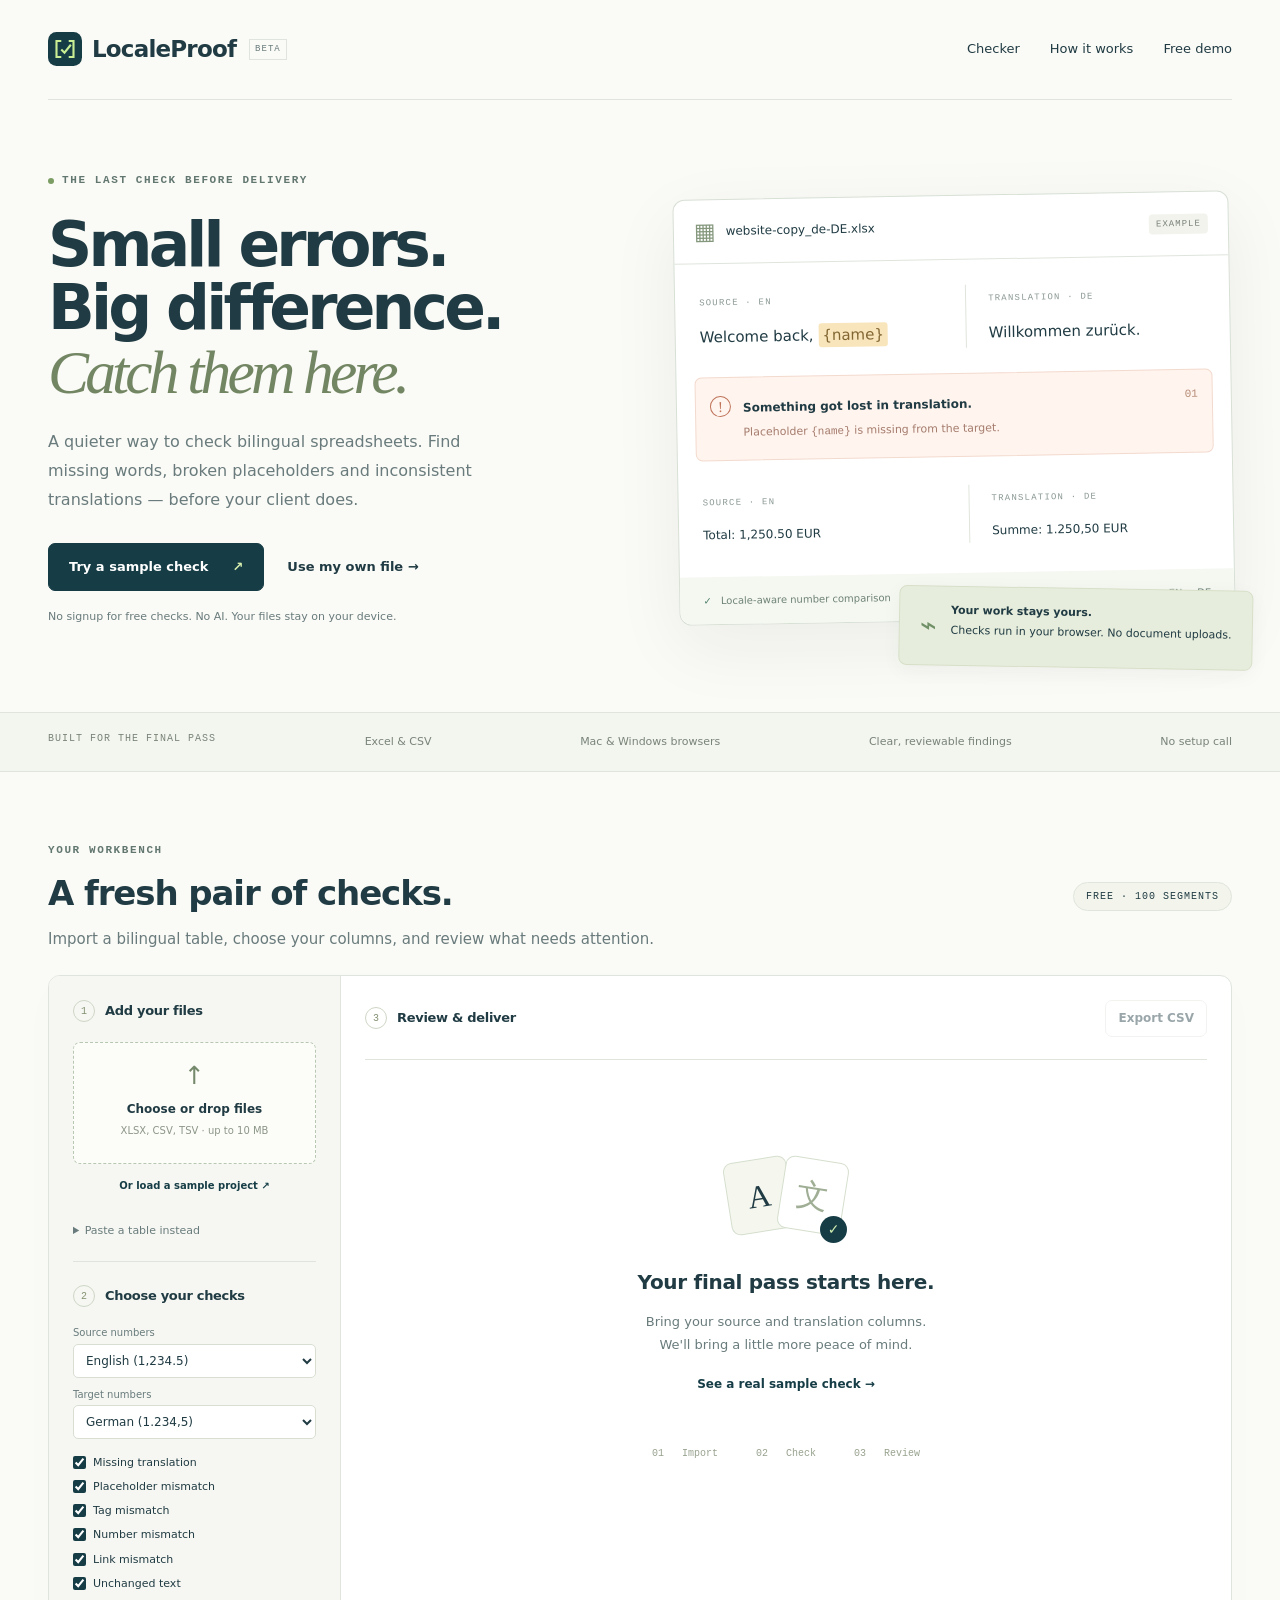
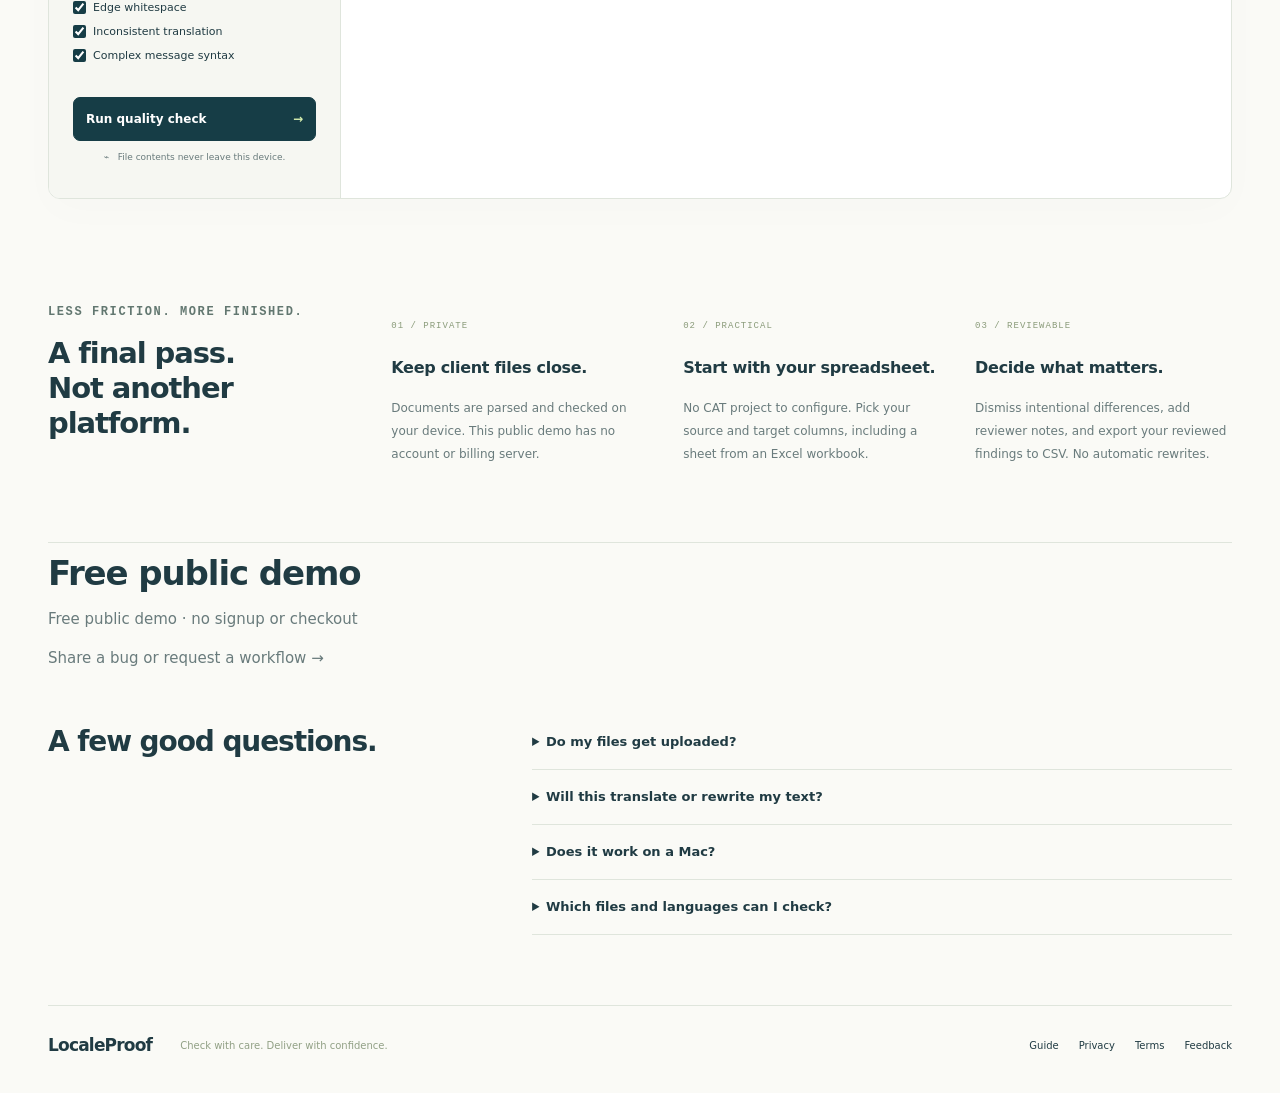
<file: index.html>
<!doctype html>
<html lang="en"><head><meta http-equiv="Content-Security-Policy" content="default-src 'self'; script-src 'self'; style-src 'self' 'unsafe-inline'; img-src 'self' data:; connect-src 'self'; worker-src 'self'; object-src 'none'; base-uri 'none'; form-action 'self'"><meta name="referrer" content="no-referrer"><meta property="og:title" content="LocaleProof — bilingual spreadsheet QA demo"><meta property="og:type" content="website"><meta property="og:url" content="https://zhang21901.github.io/localeproof/"><meta property="og:image" content="https://zhang21901.github.io/localeproof/social.png"><meta name="twitter:card" content="summary_large_image"><meta charset="utf-8"><meta name="viewport" content="width=device-width,initial-scale=1"><title>LocaleProof — Private QA for bilingual spreadsheets</title><meta name="description" content="Check bilingual Excel and CSV files for missing translations, broken placeholders, number mismatches and inconsistent terms. Your files stay on your device."><meta name="theme-color" content="#163d46"><link rel="icon" href="./favicon.svg"><link rel="stylesheet" href="./style.css"><script type="module" src="./app.js"></script><style>[hidden]{display:none!important}</style></head>
<body><a class="skip" href="#workbench">Skip to checker</a>
<header class="nav wrap"><a class="brand" href="./"><img src="./favicon.svg" alt="" width="34" height="34">LocaleProof<span class="beta">BETA</span></a><nav aria-label="Main"><a href="#workbench">Checker</a><a href="./guide.html">How it works</a><a href="#pricing">Free demo</a><button hidden class="text-btn" data-unlock>Unlock Pro <span aria-hidden="true">↗</span></button></nav></header>
<main>
<section class="hero wrap"><div class="hero-copy"><p class="eyebrow"><span class="dot"></span> THE LAST CHECK BEFORE DELIVERY</p><h1>Small errors.<br>Big difference.<br><em>Catch them here.</em></h1><p class="lede">A quieter way to check bilingual spreadsheets. Find missing words, broken placeholders and inconsistent translations — before your client does.</p><div class="hero-actions"><button class="button primary" id="try-demo">Try a sample check <span>↗</span></button><a class="link" href="#workbench">Use my own file →</a></div><p class="micro">No signup for free checks. No AI. Your files stay on your device.</p></div>
<div class="hero-visual" aria-label="Example translation check"><div class="visual-top"><span class="tiny-grid">▦</span><span>website-copy_de-DE.xlsx</span><span class="pill">EXAMPLE</span></div><div class="visual-row"><div><span class="label">SOURCE · EN</span><p>Welcome back, <mark>{name}</mark></p></div><div><span class="label">TRANSLATION · DE</span><p>Willkommen zurück.</p></div></div><div class="finding"><span class="finding-icon">!</span><div><strong>Something got lost in translation.</strong><p>Placeholder <code>{name}</code> is missing from the target.</p></div><span class="finding-number">01</span></div><div class="visual-row muted-row"><div><span class="label">SOURCE · EN</span><p>Total: 1,250.50 EUR</p></div><div><span class="label">TRANSLATION · DE</span><p>Summe: 1.250,50 EUR</p></div></div><div class="visual-bottom"><span><span class="check">✓</span> Locale-aware number comparison</span><span>EN → DE</span></div><div class="privacy-note"><span>⌁</span><div><strong>Your work stays yours.</strong><br>Checks run in your browser. No document uploads.</div></div></div></section>
<section class="strip"><div class="wrap"><span>BUILT FOR THE FINAL PASS</span><span>Excel & CSV</span><span>Mac & Windows browsers</span><span>Clear, reviewable findings</span><span>No setup call</span></div></section>
<section class="workspace-section wrap" id="workbench"><div class="section-heading"><div><p class="eyebrow">YOUR WORKBENCH</p><h2>A fresh pair of checks.</h2><p>Import a bilingual table, choose your columns, and review what needs attention.</p></div><span class="plan-badge" id="plan-badge">FREE · 100 SEGMENTS</span></div>
<div class="workspace"><aside class="sidebar"><div class="side-heading"><span class="step">1</span><h3>Add your files</h3></div><label class="dropzone" id="dropzone" tabindex="0"><input id="files" type="file" accept=".xlsx,.csv,.tsv,.txt" multiple><span class="upload-symbol">↑</span><strong>Choose or drop files</strong><span>XLSX, CSV, TSV · up to 10 MB</span></label><button id="load-sample" class="text-btn sample-link">Or load a sample project ↗</button><div id="file-list" class="file-list"></div><details class="paste-panel"><summary>Paste a table instead</summary><label for="paste">Tab-separated or CSV, with a header row</label><textarea id="paste" rows="4" placeholder="ID&#9;Source&#9;Translation"></textarea><button id="use-paste" class="button small">Use pasted table</button></details>
<div class="side-heading rule-heading"><span class="step">2</span><h3>Choose your checks</h3></div><div class="locale-grid"><label>Source numbers<select id="source-locale"><option value="en-US">English (1,234.5)</option><option value="de-DE">German (1.234,5)</option><option value="fr-FR">French (1 234,5)</option></select></label><label>Target numbers<select id="target-locale"><option value="de-DE">German (1.234,5)</option><option value="en-US">English (1,234.5)</option><option value="fr-FR">French (1 234,5)</option></select></label></div><div id="rule-list" class="rules"></div><details hidden><summary>Glossary & reusable profile <span class="mini-pro">PRO</span></summary><p class="micro">Literal, case-insensitive whole-term checks. One source → target term per line; separate with a tab. Latin-word boundaries; inflections need review.</p><textarea id="glossary" rows="4" placeholder="shopping cart&#9;Warenkorb"></textarea><div class="profile-actions"><button class="button small" id="save-profile">Save profile</button><button class="button small" id="load-profile">Load profile</button></div><p class="micro">Only settings and glossary terms are saved in this browser, when you choose Save.</p></details><button class="button primary run" id="run-check">Run quality check <span>→</span></button><p class="local-note">⌁ &nbsp; File contents never leave this device.</p></aside>
<div class="results-area"><div class="results-heading"><div><span class="step">3</span><h3>Review & deliver</h3></div><div class="export-actions"><button class="button small" id="export-csv" disabled>Export CSV</button><button hidden class="button small" id="export-html" disabled>Client report <span class="mini-pro">PRO</span></button></div></div><div id="message" role="status" aria-live="polite" class="message hidden"></div><div id="mapping-panel" class="mapping-panel hidden"></div><div id="empty-state" class="empty-state"><div class="empty-art" aria-hidden="true"><span>A</span><span>文</span><span class="art-tick">✓</span></div><h3>Your final pass starts here.</h3><p>Bring your source and translation columns.<br>We'll bring a little more peace of mind.</p><button class="text-btn" id="empty-sample">See a real sample check →</button><div class="empty-features"><span>01 &nbsp; Import</span><span>02 &nbsp; Check</span><span>03 &nbsp; Review</span></div></div>
<div id="results" class="hidden"><div class="stats"><div><span>SEGMENTS CHECKED</span><strong id="stat-segments">0</strong></div><div><span>ERRORS</span><strong class="red" id="stat-errors">0</strong></div><div><span>WARNINGS</span><strong id="stat-warnings">0</strong></div><div><span>OPEN FINDINGS</span><strong id="stat-open">0</strong></div></div><div class="filters"><label><span class="sr-only">Filter findings</span><select id="filter"><option value="all">All findings</option><option value="open">Open findings</option><option value="error">Errors</option><option value="warning">Warnings</option><option value="ignored">Ignored</option><option value="resolved">Resolved</option></select></label><label class="search"><span aria-hidden="true">⌕</span><input id="search" placeholder="Search text, ID or file" aria-label="Search findings"></label><span id="result-count"></span></div><div id="findings"></div><div class="pagination"><button class="text-btn" id="prev-page">← Previous</button><span id="page-info"></span><button class="text-btn" id="next-page">Next →</button></div><p class="micro result-footnote">Findings are prompts to review, not proof of an error. Marking a finding resolved does not edit your source file. <a href="./guide.html#limits">What these checks cover →</a></p></div></div></div></section>
<section class="benefits wrap"><div><p class="eyebrow">LESS FRICTION. MORE FINISHED.</p><h2>A final pass.<br>Not another platform.</h2></div><article><span class="feature-num">01 / PRIVATE</span><h3>Keep client files close.</h3><p>Documents are parsed and checked on your device. This public demo has no account or billing server.</p></article><article><span class="feature-num">02 / PRACTICAL</span><h3>Start with your spreadsheet.</h3><p>No CAT project to configure. Pick your source and target columns, including a sheet from an Excel workbook.</p></article><article><span class="feature-num">03 / REVIEWABLE</span><h3>Decide what matters.</h3><p>Dismiss intentional differences, add reviewer notes, and export your reviewed findings to CSV. No automatic rewrites.</p></article></section>
<section class="wrap" id="pricing"><h2>Free public demo</h2><p id="billing-status">One file · 100 segments per check · CSV findings export · no signup or checkout.</p><p><a href="https://github.com/Zhang21901/localeproof/issues">Share a bug or request a workflow →</a></p></section><section class="faq wrap"><h2>A few good questions.</h2><div><details><summary>Do my files get uploaded?</summary><p>No. Parsing, checking and report generation happen in your browser. This public demo has no account or billing connection. This site has no document-upload API and no analytics trackers.</p></details><details><summary>Will this translate or rewrite my text?</summary><p>No. LocaleProof compares source and target text using defined checks. You review the findings and make changes in your original file.</p></details><details><summary>Does it work on a Mac?</summary><p>It is built for current Chrome, Firefox, Safari and Edge browsers. There is no Windows application or virtual machine to install. The delivered build has been tested in Chromium; a native Safari and Firefox release check is listed in the launch guide.</p></details><details><summary>Which files and languages can I check?</summary><p>Bilingual XLSX, UTF-8 CSV or TSV with one source and one translation column. Choose a worksheet and column mapping per file. Text may be in any language; number normalization currently offers English, German and French conventions. See the guide for glossary boundaries and unsupported ICU syntax.</p></details></div></section>
</main><footer class="wrap"><a class="brand" href="./">LocaleProof</a><span>Check with care. Deliver with confidence.</span><div><a href="./guide.html">Guide</a><a href="./privacy.html">Privacy</a><a href="./terms.html">Terms</a><a href="https://github.com/Zhang21901/localeproof/issues">Feedback</a></div></footer>
<dialog id="license-dialog"><form id="license-form"><div class="dialog-heading"><h2>Welcome to Pro.</h2><button type="button" id="close-dialog" class="text-btn" aria-label="Close dialog">✕</button></div><p>Enter the license key from your purchase receipt. Your files stay on this device.</p><label for="license-key">License key</label><input id="license-key" type="password" autocomplete="off" required placeholder="Paste your license key"><p id="license-error" role="status" class="micro"></p><button class="button primary" type="submit">Unlock my workspace →</button><button class="text-btn" type="button" id="logout">Lock this browser</button><p class="micro"><a href="https://app.lemonsqueezy.com/my-orders/" rel="noreferrer">Find your key or manage billing ↗</a></p></form></dialog>
<noscript><p class="wrap">JavaScript is needed to run the local checker. Your files are never uploaded.</p></noscript></body></html>
</file>
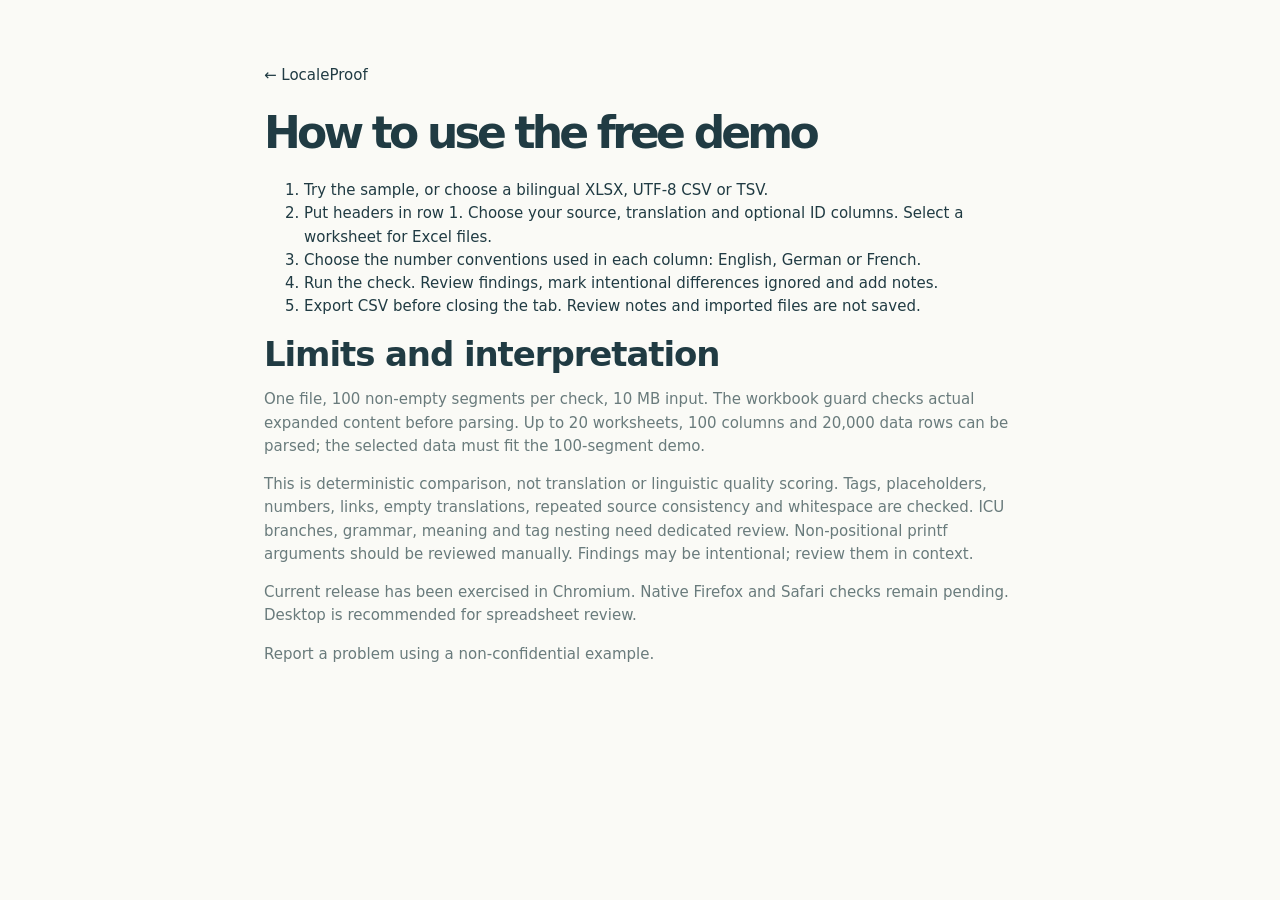
<file: guide.html>
<!doctype html><html lang="en"><head><meta http-equiv="Content-Security-Policy" content="default-src 'self'; script-src 'self'; style-src 'self' 'unsafe-inline'; img-src 'self' data:; connect-src 'self'; worker-src 'self'; object-src 'none'; base-uri 'none'; form-action 'self'"><meta name="referrer" content="no-referrer"><meta property="og:title" content="How to use the free demo"><meta property="og:type" content="website"><meta property="og:url" content="https://zhang21901.github.io/localeproof/"><meta property="og:image" content="https://zhang21901.github.io/localeproof/social.png"><meta name="twitter:card" content="summary_large_image"><meta charset="utf-8"><meta name="viewport" content="width=device-width,initial-scale=1"><title>How to use the free demo · LocaleProof</title><link rel="stylesheet" href="./style.css"></head><body><main class="wrap" style="max-width:800px;padding:64px 24px"><a href="./">← LocaleProof</a><h1 style="font-size:44px">How to use the free demo</h1><ol><li>Try the sample, or choose a bilingual XLSX, UTF-8 CSV or TSV.</li><li>Put headers in row 1. Choose your source, translation and optional ID columns. Select a worksheet for Excel files.</li><li>Choose the number conventions used in each column: English, German or French.</li><li>Run the check. Review findings, mark intentional differences ignored and add notes.</li><li>Export CSV before closing the tab. Review notes and imported files are not saved.</li></ol><h2 id="limits">Limits and interpretation</h2><p>One file, 100 non-empty segments per check, 10 MB input. The workbook guard checks actual expanded content before parsing. Up to 20 worksheets, 100 columns and 20,000 data rows can be parsed; the selected data must fit the 100-segment demo.</p><p>This is deterministic comparison, not translation or linguistic quality scoring. Tags, placeholders, numbers, links, empty translations, repeated source consistency and whitespace are checked. ICU branches, grammar, meaning and tag nesting need dedicated review. Non-positional printf arguments should be reviewed manually. Findings may be intentional; review them in context.</p><p>Current release has been exercised in Chromium. Native Firefox and Safari checks remain pending. Desktop is recommended for spreadsheet review.</p><p><a href="https://github.com/Zhang21901/localeproof/issues">Report a problem using a non-confidential example.</a></p></main></body></html>
</file>
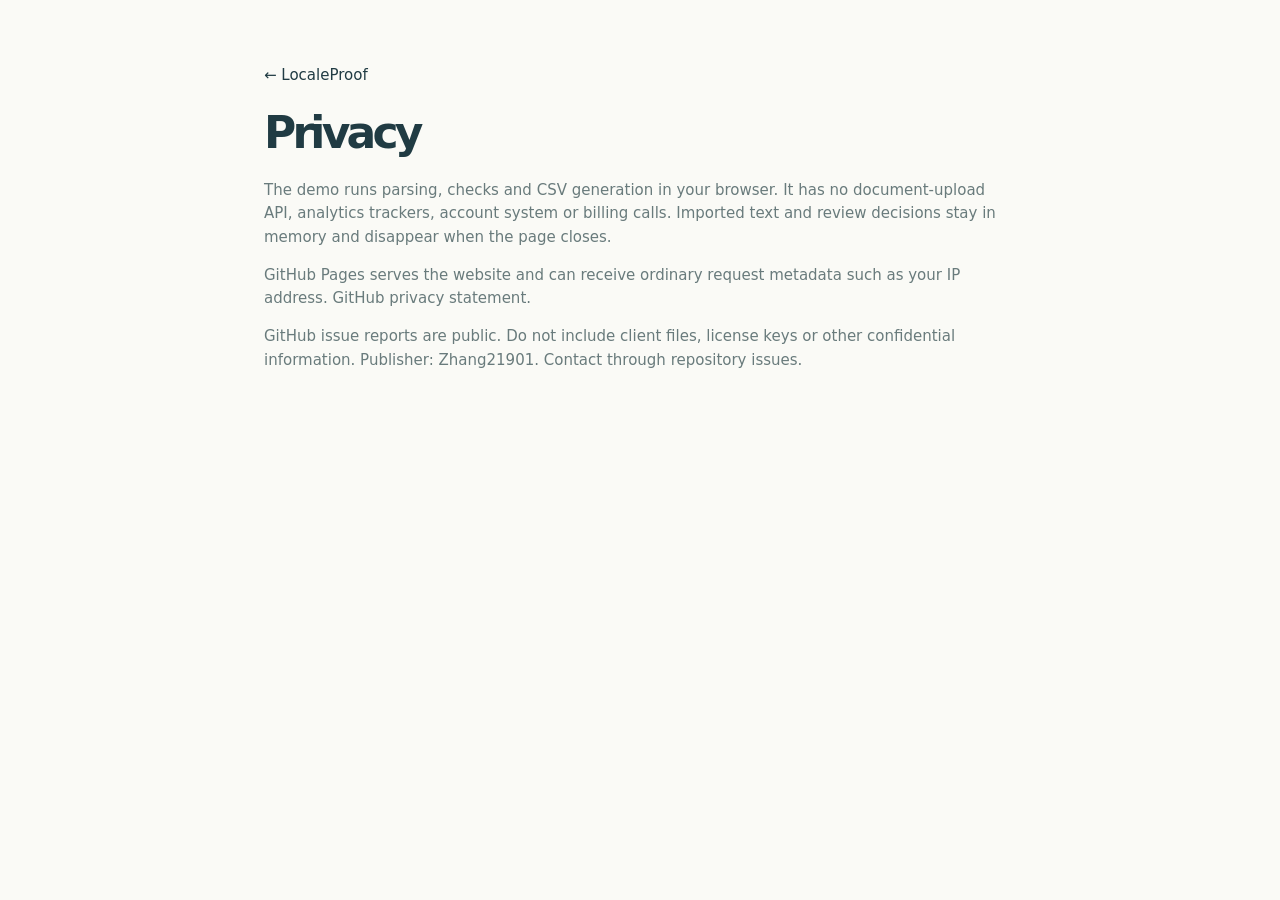
<file: privacy.html>
<!doctype html><html lang="en"><head><meta http-equiv="Content-Security-Policy" content="default-src 'self'; script-src 'self'; style-src 'self' 'unsafe-inline'; img-src 'self' data:; connect-src 'self'; worker-src 'self'; object-src 'none'; base-uri 'none'; form-action 'self'"><meta name="referrer" content="no-referrer"><meta property="og:title" content="Privacy"><meta property="og:type" content="website"><meta property="og:url" content="https://zhang21901.github.io/localeproof/"><meta property="og:image" content="https://zhang21901.github.io/localeproof/social.png"><meta name="twitter:card" content="summary_large_image"><meta charset="utf-8"><meta name="viewport" content="width=device-width,initial-scale=1"><title>Privacy · LocaleProof</title><link rel="stylesheet" href="./style.css"></head><body><main class="wrap" style="max-width:800px;padding:64px 24px"><a href="./">← LocaleProof</a><h1 style="font-size:44px">Privacy</h1><p>The demo runs parsing, checks and CSV generation in your browser. It has no document-upload API, analytics trackers, account system or billing calls. Imported text and review decisions stay in memory and disappear when the page closes.</p><p>GitHub Pages serves the website and can receive ordinary request metadata such as your IP address. <a href="https://docs.github.com/en/site-policy/privacy-policies/github-general-privacy-statement">GitHub privacy statement</a>.</p><p>GitHub issue reports are public. Do not include client files, license keys or other confidential information. Publisher: <a href="https://github.com/Zhang21901">Zhang21901</a>. Contact through repository issues.</p></main></body></html>
</file>
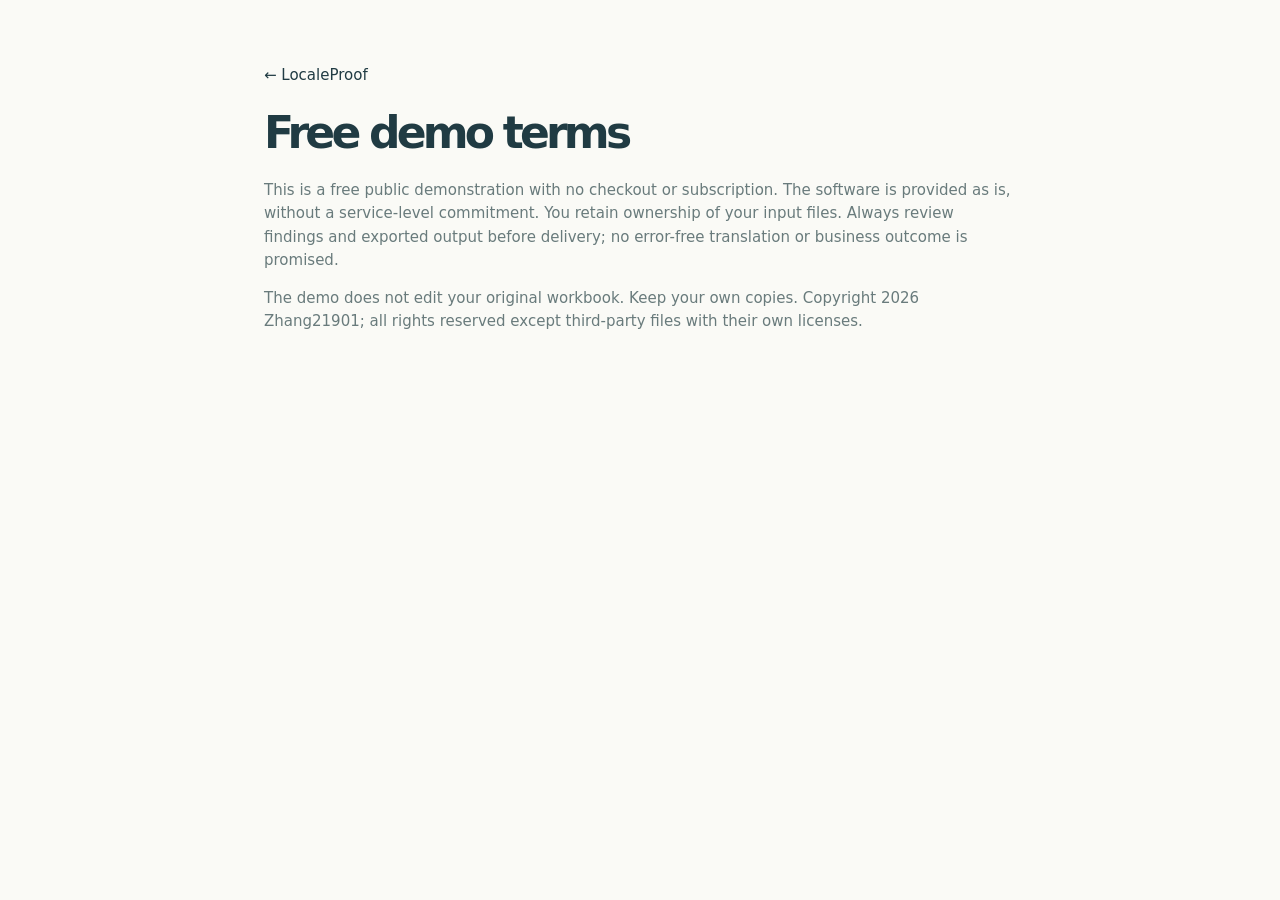
<file: terms.html>
<!doctype html><html lang="en"><head><meta http-equiv="Content-Security-Policy" content="default-src 'self'; script-src 'self'; style-src 'self' 'unsafe-inline'; img-src 'self' data:; connect-src 'self'; worker-src 'self'; object-src 'none'; base-uri 'none'; form-action 'self'"><meta name="referrer" content="no-referrer"><meta property="og:title" content="Free demo terms"><meta property="og:type" content="website"><meta property="og:url" content="https://zhang21901.github.io/localeproof/"><meta property="og:image" content="https://zhang21901.github.io/localeproof/social.png"><meta name="twitter:card" content="summary_large_image"><meta charset="utf-8"><meta name="viewport" content="width=device-width,initial-scale=1"><title>Free demo terms · LocaleProof</title><link rel="stylesheet" href="./style.css"></head><body><main class="wrap" style="max-width:800px;padding:64px 24px"><a href="./">← LocaleProof</a><h1 style="font-size:44px">Free demo terms</h1><p>This is a free public demonstration with no checkout or subscription. The software is provided as is, without a service-level commitment. You retain ownership of your input files. Always review findings and exported output before delivery; no error-free translation or business outcome is promised.</p><p>The demo does not edit your original workbook. Keep your own copies. Copyright 2026 Zhang21901; all rights reserved except third-party files with their own licenses.</p></main></body></html>
</file>
<file: style.css>
@import url('./type.css');
:root{--ink:#203b43;--muted:#697b7c;--bg:#fafaf6;--line:#dfe5dc;--green:#163d46;--lime:#d7efaf;--red:#b15043;--soft:#f1f3ec;--white:#fff;--radius:14px}*{box-sizing:border-box}html{scroll-behavior:smooth;scroll-padding-top:22px}body{margin:0;background:var(--bg);color:var(--ink);font:15px/1.55 'Segoe UI',system-ui,sans-serif}button,input,select,textarea{font:inherit}button,a,input,select,textarea,summary{touch-action:manipulation}button{cursor:pointer}a{color:inherit;text-decoration:none}a:hover{text-decoration:underline}button:disabled{cursor:default;opacity:.45}button:focus-visible,a:focus-visible,input:focus-visible,select:focus-visible,textarea:focus-visible,summary:focus-visible,.dropzone:focus-visible{outline:3px solid #7098ba;outline-offset:3px}.wrap{width:min(1320px,calc(100% - 96px));margin:auto}.nav{height:100px;display:flex;justify-content:space-between;align-items:center;border-bottom:1px solid var(--line)}.brand{display:flex;gap:10px;align-items:center;font-weight:700;font-size:23px;letter-spacing:-.8px}.beta{font:9px/1.3 monospace;letter-spacing:1px;border:1px solid var(--line);padding:4px 5px;margin-left:3px;color:var(--muted)}nav{display:flex;align-items:center;gap:30px;font-size:13px}nav .text-btn{font-size:13px}.text-btn{background:none;border:0;color:var(--green);padding:5px 0;font-weight:600}.text-btn:hover{text-decoration:underline}.eyebrow{font:11px/1.6 'Courier New',monospace;letter-spacing:1.6px;font-weight:bold;color:#627770;display:flex;align-items:center;gap:8px}.dot{width:6px;height:6px;background:#7b9d63;border-radius:50%}h1,h2,h3,p{margin-top:0}h1{font-size:clamp(48px,4.8vw,72px);line-height:1.04;letter-spacing:-3.8px;margin:23px 0}h1 em{font-family:Georgia,serif;font-weight:400;color:#738663}h2{font-size:34px;line-height:1.2;letter-spacing:-1.1px;margin:10px 0 14px}h3{font-size:17px;letter-spacing:-.3px}p{color:var(--muted)}.hero{display:grid;grid-template-columns:1fr 1fr;gap:72px;align-items:center;padding:72px 0 86px}.lede{font-size:16px;max-width:445px;line-height:1.8;margin-bottom:28px}.hero-actions{display:flex;gap:23px;align-items:center}.button{display:inline-flex;align-items:center;justify-content:center;gap:24px;border:1px solid var(--line);border-radius:7px;padding:13px 20px;font-size:13px;font-weight:600;background:white;color:var(--ink);text-decoration:none}.button:hover{filter:brightness(.97);text-decoration:none}.button.primary{background:var(--green);color:white;border-color:var(--green)}.button.primary span{color:var(--lime)}.button.secondary{background:transparent}.button.small{padding:8px 12px;font-size:12px;gap:8px}.link{font-size:13px;font-weight:600}.micro{font-size:11px;line-height:1.7}.hero .micro{margin:17px 0 0}.hero-visual{position:relative;background:#fff;border:1px solid #d8e0d5;border-radius:12px;box-shadow:0 22px 70px #263f3710;transform:rotate(-1deg);margin-top:18px}.visual-top{display:flex;gap:10px;padding:20px;border-bottom:1px solid var(--line);font-size:12px;align-items:center}.tiny-grid{font-size:23px;line-height:1;color:#85987d}.pill{margin-left:auto;font:9px monospace;letter-spacing:1px;color:#7b837b;background:var(--soft);border-radius:4px;padding:5px 7px}.visual-row{display:grid;grid-template-columns:1fr 1fr;padding:25px 24px;gap:26px}.visual-row>div+div{border-left:1px solid var(--line);padding-left:22px}.label{font:9px monospace;letter-spacing:1.2px;color:#8b9993}.visual-row p{font-size:15px;color:var(--ink);margin:14px 0 2px;white-space:nowrap}.visual-row mark{background:#f8e5bc;padding:3px 4px;border-radius:3px;color:#826632}.finding{margin:0 18px;background:#fff4ee;border:1px solid #f3dace;border-radius:7px;padding:18px 14px;display:flex;gap:12px;align-items:flex-start}.finding-icon{width:21px;height:21px;border:1px solid #bf745a;color:#bf745a;border-radius:50%;text-align:center;font:15px/21px Georgia;flex-shrink:0}.finding strong{font-size:12px}.finding p{font-size:11px;color:#a57c6d;margin:5px 0 0}.finding-number{font:11px monospace;color:#b58a75;margin-left:auto}.muted-row{padding-top:28px;padding-bottom:30px}.muted-row p{font-size:12px}.visual-bottom{padding:16px 23px;display:flex;justify-content:space-between;gap:12px;background:#f5f7f1;font-size:10px;border-radius:0 0 12px 12px;color:#6e8376}.check{color:#50806c;font-weight:bold;margin-right:6px}.privacy-note{position:absolute;right:-18px;bottom:-50px;background:#e7eddc;border:1px solid #d7dfc8;box-shadow:0 5px 20px #263f370b;border-radius:8px;padding:14px 20px;display:flex;gap:14px;font-size:11px;line-height:1.8;transform:rotate(2deg)}.privacy-note>span{font-size:28px;color:#719168}.strip{border-block:1px solid var(--line);background:#f3f5ef}.strip .wrap{display:flex;justify-content:space-between;padding:20px 0;color:#798478;font-size:11px;gap:16px}.strip .wrap>span:first-child{font:10px monospace;letter-spacing:1px}.workspace-section{padding:70px 0 60px}.section-heading{display:flex;justify-content:space-between;align-items:center;margin-bottom:24px;gap:20px}.section-heading p{margin-bottom:0}.section-heading .eyebrow{margin-bottom:14px}.plan-badge{font:10px monospace;letter-spacing:1px;padding:8px 12px;border:1px solid var(--line);border-radius:30px;white-space:nowrap;background:#f3f5ec}.workspace{display:grid;grid-template-columns:292px 1fr;border:1px solid var(--line);border-radius:12px;overflow:hidden;background:#fff;min-height:700px;box-shadow:0 12px 40px #163d4604}.sidebar{background:#f6f7f2;padding:24px;border-right:1px solid var(--line)}.side-heading,.results-heading>div{display:flex;gap:10px;align-items:center}.side-heading h3,.results-heading h3{font-size:13px;margin:0}.step{border:1px solid #ced6c6;display:inline-flex;width:22px;height:22px;border-radius:50%;align-items:center;justify-content:center;font:10px monospace;color:#839172}.dropzone{cursor:pointer;border:1px dashed #b8c7b2;border-radius:7px;background:#fcfcf8;display:flex;flex-direction:column;align-items:center;padding:19px 4px;margin-top:20px;text-align:center}.dropzone.drag{background:#e6efd7;border-color:var(--green)}.dropzone input{position:absolute;width:1px;height:1px;clip-path:inset(50%);overflow:hidden}.dropzone strong{font-size:12px;font-weight:600}.dropzone>span:last-child{font-size:10px;color:#8c9688;margin:5px 0}.upload-symbol{font-size:25px;line-height:1.1;color:#758a6c;margin-bottom:10px}.sample-link{width:100%;text-align:center;font-size:10px;margin:9px 0}.file-list{display:grid;gap:7px}.file-item{background:white;border:1px solid var(--line);padding:8px;display:flex;gap:6px;align-items:center;border-radius:5px}.file-item span{overflow:hidden;text-overflow:ellipsis;white-space:nowrap;font-size:10px;flex:1}.file-item button{font-size:10px}.rule-heading{padding-top:23px;border-top:1px solid var(--line);margin-top:22px}.locale-grid{display:grid;gap:9px;margin:18px 0 14px}.locale-grid label{font-size:10px;color:var(--muted)}select,input,textarea{border:1px solid #d8dfd2;background:white;color:var(--ink);border-radius:5px;padding:8px;font-size:12px;max-width:100%}select{width:100%;margin-top:3px}.rules{display:grid;gap:7px;font-size:11px;margin:15px 0}.rules label{display:flex;align-items:center;gap:7px}.rules input{accent-color:var(--green);width:13px;height:13px;margin:0}.rules label span{color:#8d9787;font-size:9px;margin-left:auto}.sidebar details{font-size:11px;margin:15px 0}.sidebar summary{color:var(--muted)}summary{cursor:pointer}.sidebar textarea{width:100%;font-size:10px}.paste-panel label{display:block;font-size:10px;padding:8px 0}.paste-panel button{margin-top:7px}.mini-pro{font:8px monospace;background:#e7eddd;color:#74866b;padding:3px 4px;border-radius:3px;vertical-align:middle}.profile-actions{display:flex;gap:7px;margin:8px 0}.profile-actions .button{font-size:10px;padding:6px 8px}.run{width:100%;justify-content:space-between;margin-top:18px;font-size:12px;padding:12px}.local-note{font-size:9px;text-align:center;margin-top:10px}.results-area{min-width:0;padding:24px}.results-heading{display:flex;justify-content:space-between;align-items:center;gap:10px;border-bottom:1px solid var(--line);padding-bottom:22px}.export-actions{gap:7px!important}.empty-state{text-align:center;padding:90px 10px 50px}.empty-state h3{font-size:20px;margin-bottom:12px}.empty-state p{font-size:13px;line-height:1.8}.empty-state .text-btn{font-size:12px}.empty-art{position:relative;display:flex;justify-content:center;align-items:center;height:92px;margin-bottom:25px}.empty-art>span:not(.art-tick){font:32px Georgia;border:1px solid #d5dfce;border-radius:9px;width:64px;height:73px;line-height:73px;background:#f5f7ef;transform:rotate(-9deg)}.empty-art>span:nth-child(2){transform:rotate(9deg);background:white;margin-left:-10px;color:#9fae94}.art-tick{position:absolute;left:calc(50% + 34px);top:66px;border-radius:50%;background:var(--green);color:#d2efb2;width:27px;height:27px;font-size:14px;line-height:27px}.empty-features{margin-top:50px;display:flex;justify-content:center;gap:38px;font:10px monospace;color:#98a38f}.hidden{display:none!important}.message{font-size:12px;background:#edf2e5;border:1px solid #d3dfc5;padding:12px;border-radius:5px;margin:16px 0;overflow-wrap:anywhere}.message.error{background:#fff1e9;border-color:#efd6c5;color:#a25940}.mapping-panel{padding:16px;background:#f8f9f4;border:1px solid var(--line);margin:16px 0;border-radius:6px}.mapping-row{display:grid;grid-template-columns:1.1fr 1fr 1fr .8fr;gap:9px;padding-bottom:13px;margin-bottom:13px;border-bottom:1px solid var(--line)}.mapping-row:last-child{margin:0;padding:0;border:0}.mapping-name{grid-column:1/-1;font-size:11px;font-weight:600;overflow-wrap:anywhere}.mapping-row label{font-size:10px;color:var(--muted)}.stats{display:grid;grid-template-columns:repeat(4,1fr);margin:23px 0;padding-bottom:20px;border-bottom:1px solid var(--line);gap:12px}.stats>div+div{border-left:1px solid var(--line);padding-left:18px}.stats span{font:8px monospace;color:#8a998c;letter-spacing:.5px;display:block}.stats strong{font-size:29px;font-weight:500;letter-spacing:-1px}.stats .red{color:var(--red)}.filters{display:flex;align-items:center;gap:12px;margin-bottom:18px}.filters select{margin:0;width:145px;font-size:11px}.search{display:flex;align-items:center;border:1px solid var(--line);border-radius:5px;padding-left:9px;flex:1;min-width:80px}.search input{border:0;width:100%;font-size:11px}.filters>span{font-size:10px;white-space:nowrap;color:#819176}.finding-card{border:1px solid var(--line);border-radius:7px;margin-bottom:12px;overflow:hidden}.finding-card header{padding:11px 13px;background:#fafbf7;display:flex;gap:9px;align-items:center}.severity{font:8px monospace;text-transform:uppercase;letter-spacing:.6px;padding:3px 5px;border-radius:3px;background:#faf0d9;color:#967527}.severity.error{background:#fbe6e1;color:#b46754}.finding-card header strong{font-size:11px;font-weight:600}.finding-card header small{margin-left:auto;max-width:45%;text-overflow:ellipsis;overflow:hidden;white-space:nowrap;font-size:9px;color:#8d9788}.segment-pair{display:grid;grid-template-columns:1fr 1fr;gap:20px;padding:14px 14px 4px}.segment-pair p{font-size:12px;color:var(--ink);margin:5px 0;white-space:pre-wrap;overflow-wrap:anywhere;max-height:120px;overflow:auto}.finding-detail{font-size:10px;margin:8px 14px 13px;color:#8c8e7e;overflow-wrap:anywhere}.review-row{display:flex;gap:9px;background:#fcfcfa;padding:9px 13px;border-top:1px solid var(--line);align-items:center}.review-row select{width:100px;margin:0;font-size:10px;padding:5px}.review-row input{flex:1;min-width:0;padding:5px;font-size:10px;border-color:#e5e9e0}.review-row label{font-size:9px;color:#8c9785}.pagination{display:flex;justify-content:space-between;align-items:center;font-size:11px;padding:10px 0}.pagination button{font-size:11px}.result-footnote{margin:12px 0 0;font-size:10px}.benefits{display:grid;grid-template-columns:1.2fr 1fr 1fr 1fr;gap:35px;padding:42px 0 65px;border-bottom:1px solid var(--line)}.benefits h2{font-size:29px}.benefits article{padding-top:20px}.feature-num{font:9px monospace;color:#8a9b7a;letter-spacing:1px;display:block;margin-bottom:25px}.benefits h3{font-size:16px}.benefits p{font-size:12px;line-height:1.9}.pricing-section{padding:65px 0}.pricing-grid{display:grid;grid-template-columns:1fr 1fr .8fr;gap:20px}.price-card{padding:32px;border:1px solid var(--line);border-radius:10px;background:white}.price-card.featured{background:#edf2e5;border-color:#c6d2b9}.price-card h3{font-size:21px;margin:14px 0 22px}.price{font-size:48px;letter-spacing:-2px;line-height:1.2;margin-bottom:8px}.price span{font-size:13px;letter-spacing:0;color:var(--muted)}.price-card p{font-size:12px}.price-card ul{padding:0;list-style:none;font-size:12px;line-height:2.4;margin:24px 0}.price-card li:before{content:'✓';color:#8a9f70;margin-right:9px}.price-card>.button{width:100%}.price-card .monthly{font-size:11px;display:block;margin:12px auto}.price-card .micro{font-size:10px;text-align:center;margin:12px 0 0}.price-aside{padding:25px 22px}.aside-mark{font-size:42px;font-family:Georgia;color:#8b9e77}.price-aside h3{font-size:24px;line-height:1.3;max-width:200px;margin-top:24px}.price-aside p{font-size:12px;line-height:1.9}.price-aside button{font-size:11px;margin-top:15px}.faq{display:grid;grid-template-columns:1fr 1.65fr;gap:60px;padding:30px 0 70px}.faq h2{font-size:28px}.faq details{border-bottom:1px solid var(--line);padding:17px 0;font-size:13px}.faq summary{font-weight:600}.faq p{font-size:12px;margin:15px 0 3px;line-height:1.9}footer{border-top:1px solid var(--line);padding:26px 0 34px;display:flex;gap:28px;align-items:center;font-size:10px}footer .brand{font-size:17px}footer>span{color:#91a085}footer>div{display:flex;gap:20px;margin-left:auto}dialog{width:440px;max-width:calc(100% - 32px);border:1px solid var(--line);border-radius:12px;padding:30px;box-shadow:0 25px 100px #163d4633;color:var(--ink)}dialog::backdrop{background:#15383a66;backdrop-filter:blur(3px)}.dialog-heading{display:flex;justify-content:space-between;gap:20px}.dialog-heading h2{font-size:26px}dialog p{font-size:12px}dialog label{display:block;font-size:12px;margin-bottom:8px}dialog input{width:100%;margin-bottom:12px}dialog .primary{width:100%}dialog #logout{font-size:11px;margin:10px 0}#license-error{color:var(--red)}.sr-only,.skip{position:absolute;width:1px;height:1px;overflow:hidden;clip-path:inset(50%)}.skip:focus{width:auto;height:auto;clip-path:none;top:10px;left:10px;background:white;padding:10px;z-index:9}.doc{max-width:820px;padding:65px 0}.doc h1{font-size:46px;letter-spacing:-1.8px}.doc h2{font-size:25px;margin-top:40px}.doc p,.doc li{font-size:14px;line-height:1.85}.doc a{text-decoration:underline}.doc code{font-size:12px;background:#edf1e8;padding:3px 5px;overflow-wrap:anywhere}.doc table{border-collapse:collapse;width:100%;font-size:12px}.doc td,.doc th{border:1px solid var(--line);padding:10px;text-align:left}.demo-banner{background:#fff1ce;color:#715c27;text-align:center;font-size:12px;padding:9px;border-bottom:1px solid #e8d5a9}.success-empty{text-align:center;padding:55px 20px;background:#f5f8ef;border:1px solid var(--line);border-radius:8px}.success-empty strong{font-size:18px}.success-empty p{font-size:12px;margin:10px 0 0}
@media(min-width:1550px){.hero{gap:100px}.hero-visual{margin-left:15px}.hero-copy{padding-right:50px}}
@media(max-width:1100px){.wrap{width:calc(100% - 48px)}.hero{gap:30px;padding-top:52px}.hero-visual{transform:none}.visual-row{padding:20px 15px;gap:8px}.visual-row p{font-size:12px}.visual-row>div+div{padding-left:12px}.finding{margin:0 12px;padding:14px 10px}.finding strong{font-size:11px}.finding p{font-size:10px}.hero-actions{gap:15px}.hero-actions .button{padding:12px 13px;font-size:12px}.hero-actions .link{font-size:11px}.workspace{grid-template-columns:260px 1fr}.sidebar,.results-area{padding:18px}.mapping-row{grid-template-columns:1fr 1fr}.benefits{gap:20px}.benefits h2{font-size:25px}.price-card{padding:24px}.price-aside{padding:24px 12px}.stats>div+div{padding-left:12px}.stats span{font-size:7px}.export-actions .button{font-size:10px;padding:7px 8px}.filters{flex-wrap:wrap}.filters>span{display:none}.privacy-note{right:-6px}}
@media(max-width:760px){.wrap{width:calc(100% - 32px)}.nav{height:76px}.brand{font-size:20px}.brand img{width:28px;height:28px}.beta{display:none}nav{gap:15px;font-size:11px}nav a:nth-child(2){display:none}nav .text-btn{font-size:11px}.hero{grid-template-columns:1fr;gap:45px;padding:45px 0 90px}.hero h1{font-size:54px;letter-spacing:-2.6px}.lede{font-size:15px;max-width:480px}.hero-visual{margin:0 8px 0 0;max-width:530px}.visual-row{padding:25px 20px;gap:18px}.visual-row p{font-size:13px}.finding{margin:0 15px;padding:17px 12px}.finding strong{font-size:12px}.finding p{font-size:11px}.privacy-note{bottom:-48px;right:-5px}.strip .wrap{flex-wrap:wrap;justify-content:center;font-size:10px;padding:16px 0}.strip .wrap>span:first-child{width:100%;text-align:center}.workspace-section{padding:40px 0}.section-heading{align-items:flex-start;flex-direction:column;gap:14px}.section-heading h2{font-size:29px}.section-heading p:not(.eyebrow){font-size:12px}.workspace{grid-template-columns:1fr}.sidebar{border-right:0;border-bottom:1px solid var(--line);padding:20px}.dropzone{padding:20px}.locale-grid{grid-template-columns:1fr 1fr}.rules{grid-template-columns:1fr 1fr;gap:10px}.rules label{font-size:11px}.results-area{padding:18px 14px}.empty-state{padding:55px 5px}.results-heading h3{font-size:12px}.results-heading>div{gap:6px}.stats{gap:8px}.stats>div+div{padding-left:9px}.stats span{font-size:7px;min-height:23px}.stats strong{font-size:25px}.benefits{grid-template-columns:1fr 1fr;padding:25px 0 35px;gap:15px 25px}.benefits>div{grid-column:1/-1}.benefits h2 br{display:none}.benefits article{padding-top:10px}.feature-num{margin-bottom:14px}.pricing-section{padding:40px 0}.pricing-grid{grid-template-columns:1fr}.price-card{padding:25px}.price-aside{padding:10px 5px}.price-aside h3{max-width:none;margin:10px 0}.aside-mark{display:none}.faq{grid-template-columns:1fr;gap:5px;padding:10px 0 40px}footer{flex-wrap:wrap;gap:12px}footer>span{font-size:9px}footer>div{width:100%;margin:5px 0;gap:20px}.doc{padding:35px 0}.doc h1{font-size:36px}.doc table{font-size:10px}.segment-pair{gap:12px}.segment-pair p{font-size:11px}.review-row{gap:5px}.review-row label{font-size:8px}.review-row select{width:88px}.finding-card header small{max-width:25%}.finding-card header{gap:6px}}
@media(prefers-reduced-motion:reduce){html{scroll-behavior:auto}}
</file>
